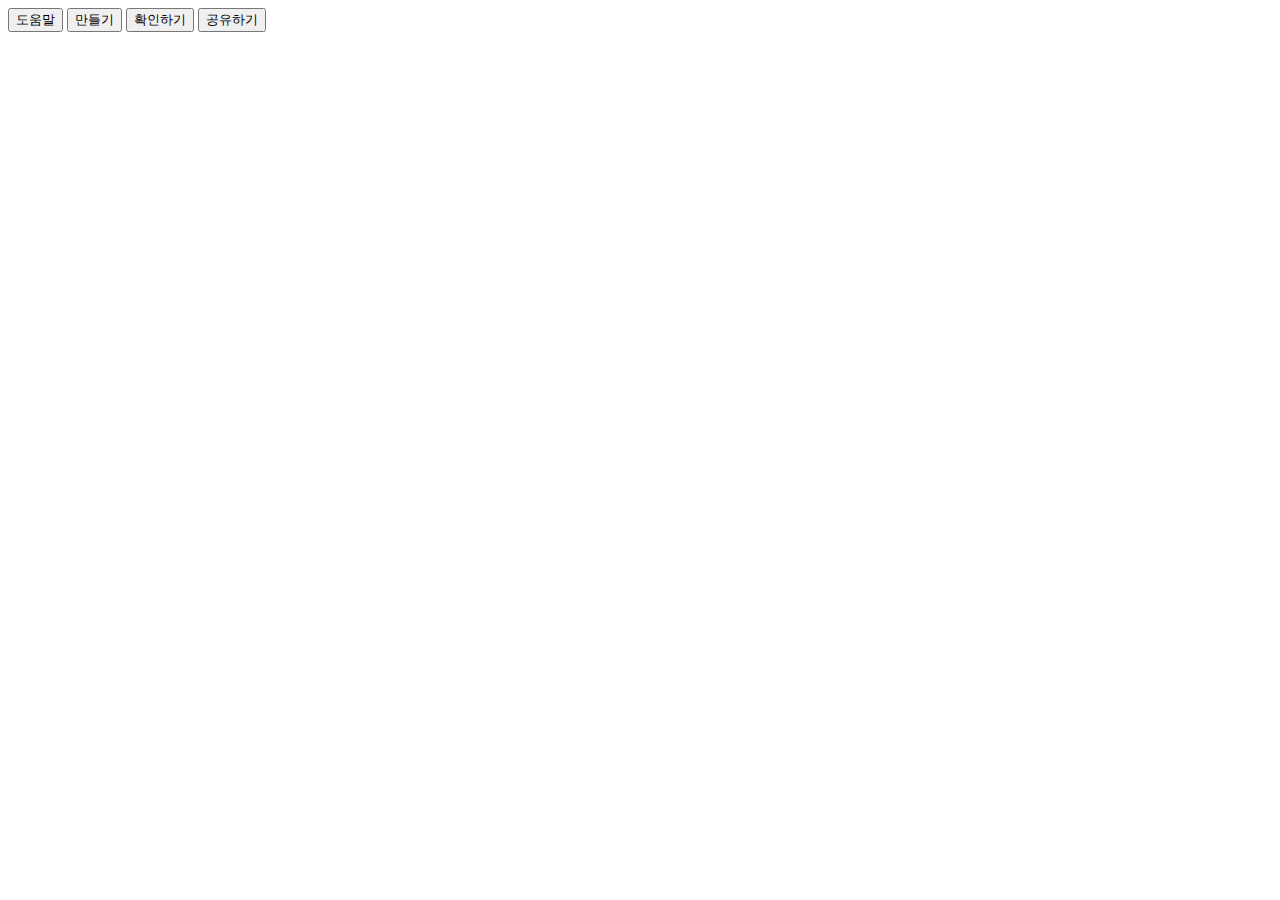
<file: BackEnd-main/src/main/resources/static/index.html>
<!DOCTYPE html>
<html lang="en">
<head>
    <meta charset="UTF-8">
    <title>마음의책장</title>
</head>
<body>
    <button>도움말</button>
    <button onclick="location.href = 'join.html'">만들기</button>
    <button>확인하기</button>
    <button>공유하기</button>
</body>
</html>
</file>
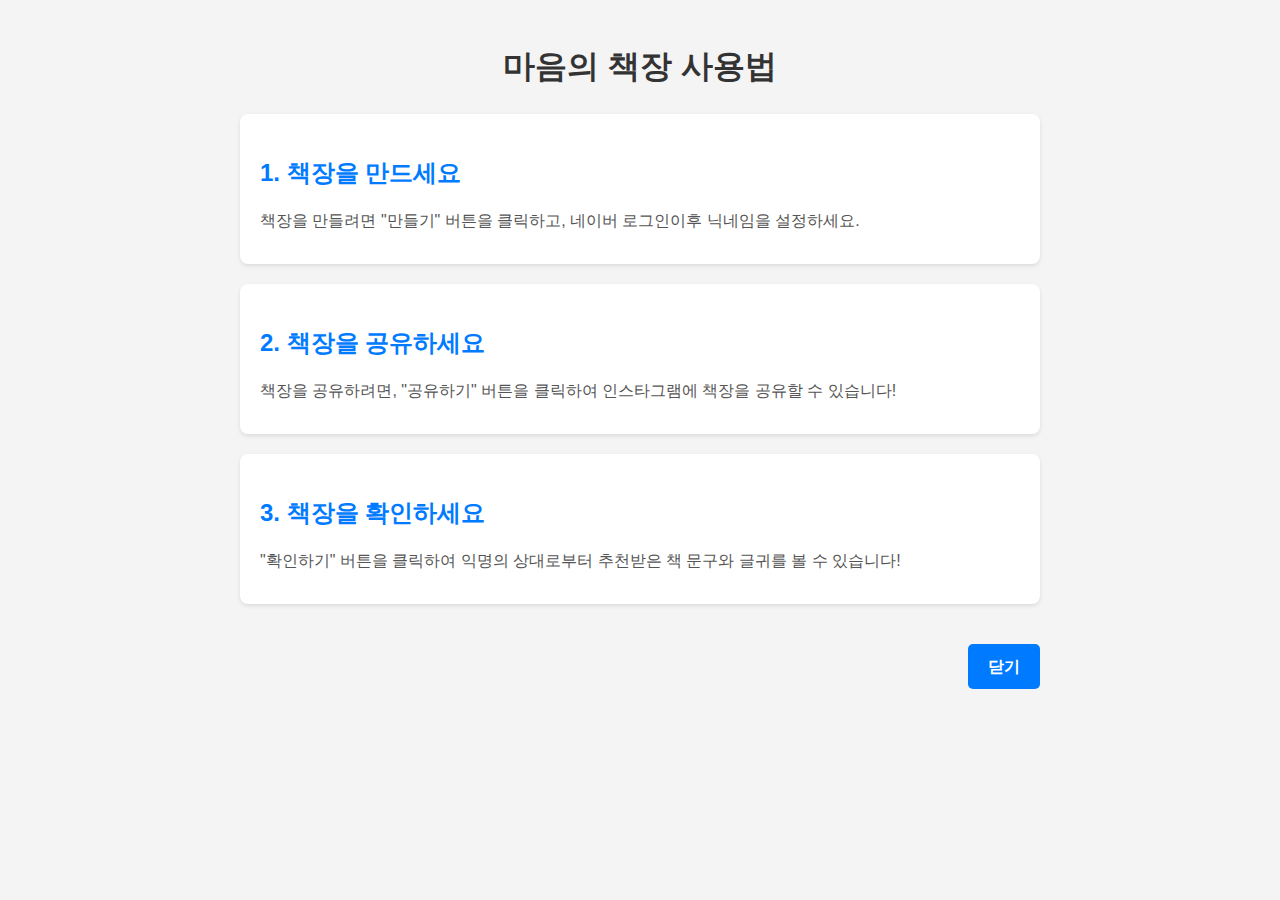
<file: src/main/resources/static/help.html>
<!DOCTYPE html>
<html lang="ko">
<head>
    <meta charset="UTF-8">
    <meta name="viewport" content="width=device-width, initial-scale=1.0">
    <title>책장 관리 도움말</title>
    <style>
        body {
            font-family: Arial, sans-serif;
            line-height: 1.6;
            max-width: 800px;
            margin: 0 auto;
            padding: 20px;
            background-color: #f4f4f4;
        }
        h1 {
            text-align: center;
            color: #333;
        }
        .help-section {
            background-color: #fff;
            border-radius: 8px;
            box-shadow: 0 2px 4px rgba(0, 0, 0, 0.1);
            margin-bottom: 20px;
            padding: 20px;
        }
        h2 {
            color: #007BFF;
            margin-bottom: 10px;
        }
        p {
            margin-bottom: 10px;
            color: #555;
        }
        .close-btn {
            display: inline-block;
            padding: 10px 20px;
            background-color: #007BFF;
            color: white;
            text-decoration: none;
            border-radius: 5px;
            margin-top: 20px;
            font-weight: bold;
            text-align: right;
        }
        .close-container {
            text-align: right;
        }
        .close-btn:hover {
            background-color: #0056b3;
        }
    </style>
</head>
<body>

<h1>마음의 책장 사용법</h1>

<div class="help-section">
    <h2>1. 책장을 만드세요</h2>
    <p>책장을 만들려면 "만들기" 버튼을 클릭하고, 네이버 로그인이후 닉네임을 설정하세요.</p>
</div>

<div class="help-section">
    <h2>2. 책장을 공유하세요</h2>
    <p>책장을 공유하려면, "공유하기" 버튼을 클릭하여 인스타그램에 책장을 공유할 수 있습니다!</p>
</div>

<div class="help-section">
    <h2>3. 책장을 확인하세요</h2>
    <p>"확인하기" 버튼을 클릭하여 익명의 상대로부터 추천받은 책 문구와 글귀를 볼 수 있습니다!</p>
</div>

<div class="close-container">
    <a href="#" class="close-btn" onclick="window.close();">닫기</a>
</div>

</body>
</html>
</file>
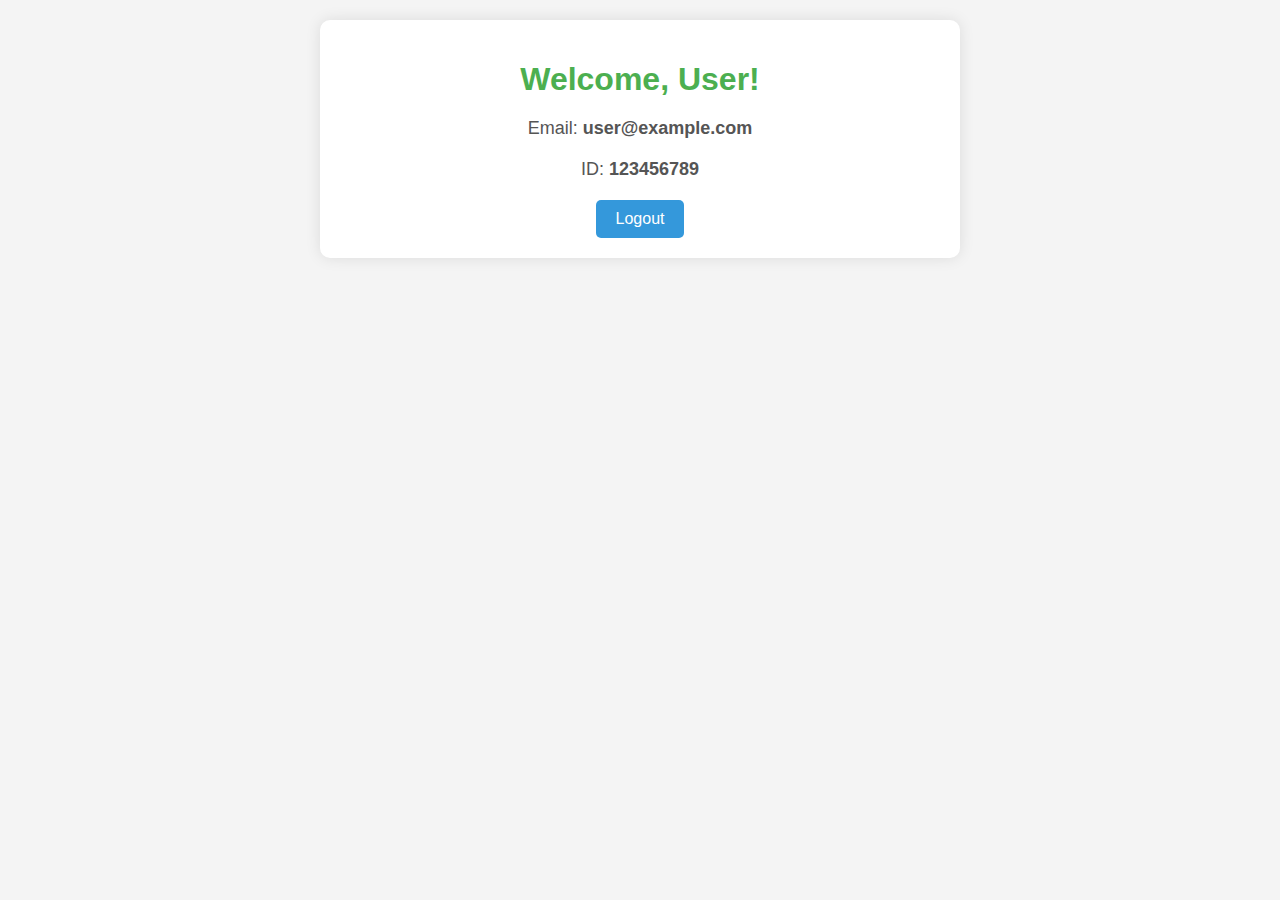
<file: src/main/resources/static/loginafter.html>
<!DOCTYPE html>
<html xmlns:th="http://www.thymeleaf.org">
<head>
    <meta charset="UTF-8">
    <meta name="viewport" content="width=device-width, initial-scale=1.0">
    <title>Welcome</title>
    <style>
        body {
            font-family: Arial, sans-serif;
            background-color: #f4f4f4;
            margin: 0;
            padding: 20px;
            text-align: center;
        }
        .container {
            max-width: 600px;
            margin: 0 auto;
            background: #fff;
            padding: 20px;
            border-radius: 10px;
            box-shadow: 0 0 15px rgba(0,0,0,0.1);
        }
        h1 {
            color: #4CAF50;
            margin-bottom: 20px;
        }
        .user-info {
            margin: 20px 0;
            font-size: 18px;
            color: #555;
        }
        .user-info span {
            font-weight: bold;
        }
        .logout-button {
            display: inline-block;
            padding: 10px 20px;
            font-size: 16px;
            color: #fff;
            background-color: #3498db;
            border: none;
            border-radius: 5px;
            text-decoration: none;
            cursor: pointer;
        }
        .logout-button:hover {
            background-color: #2980b9;
        }
    </style>
</head>
<body>
<div class="container">
    <h1>Welcome, <span th:text="${name}">User</span>!</h1>
    <p class="user-info">Email: <span th:text="${email}">user@example.com</span></p>
    <p class="user-info">ID: <span th:text="${id}">123456789</span></p>
    <a href="/logout" class="logout-button">Logout</a>
</div>
</body>
</html>
</file>
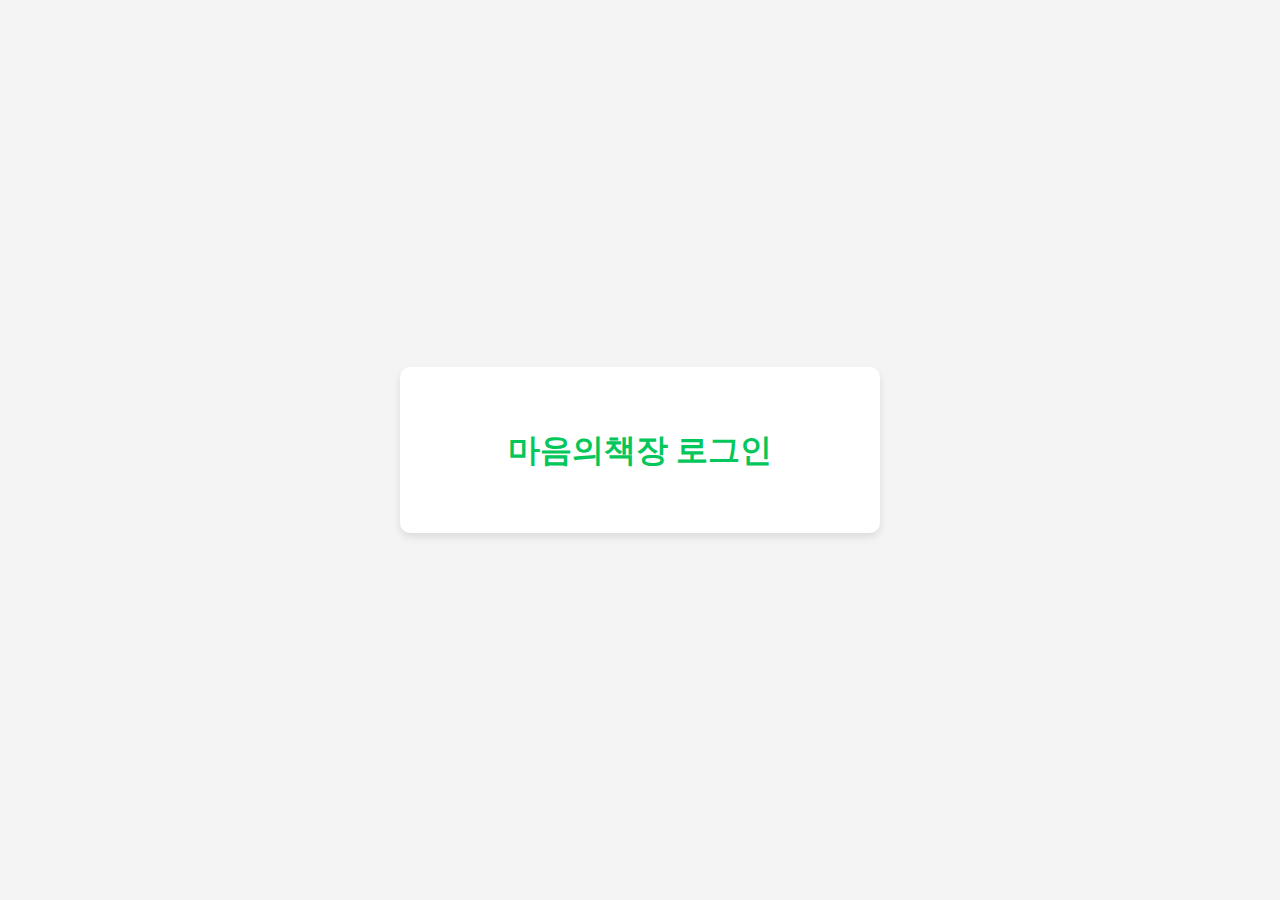
<file: src/main/resources/static/naverlogin.html>
<!doctype html>
<html lang="ko">
<head>
    <meta charset="utf-8">
    <title>네이버 로그인</title>
    <meta name="viewport" content="width=device-width, initial-scale=1.0">
    <script type="text/javascript" src="https://static.nid.naver.com/js/naverLogin_implicit-1.0.3.js" charset="utf-8"></script>
    <script type="text/javascript" src="http://code.jquery.com/jquery-1.11.3.min.js"></script>
    <style>
        body {
            font-family: 'Arial', sans-serif;
            background-color: #f4f4f4;
            margin: 0;
            padding: 0;
            display: flex;
            justify-content: center;
            align-items: center;
            height: 100vh;
        }
        .login-container {
            background-color: #fff;
            padding: 40px;
            border-radius: 10px;
            box-shadow: 0 4px 8px rgba(0, 0, 0, 0.1);
            text-align: center;
            max-width: 400px;
            width: 100%;
        }
        .login-container h1 {
            color: #03C75A;
            margin-bottom: 20px;
        }
        #naver_id_login {
            margin: 0 auto;
        }
    </style>
</head>
<body>
<div class="login-container">
    <h1>마음의책장 로그인</h1>
    <div id="naver_id_login"></div>
</div>

<script type="text/javascript">
    var naver_id_login = new naver_id_login("T1E1JufSJS7SplQfligt", "http://127.0.0.1:8080/callback");
    var state = naver_id_login.getUniqState();
    naver_id_login.setButton("green", 3, 60);
    naver_id_login.setDomain("http://127.0.0.1:8080/~~");
    naver_id_login.setState(state);
    naver_id_login.init_naver_id_login();
</script>
</body>
</html>
</file>
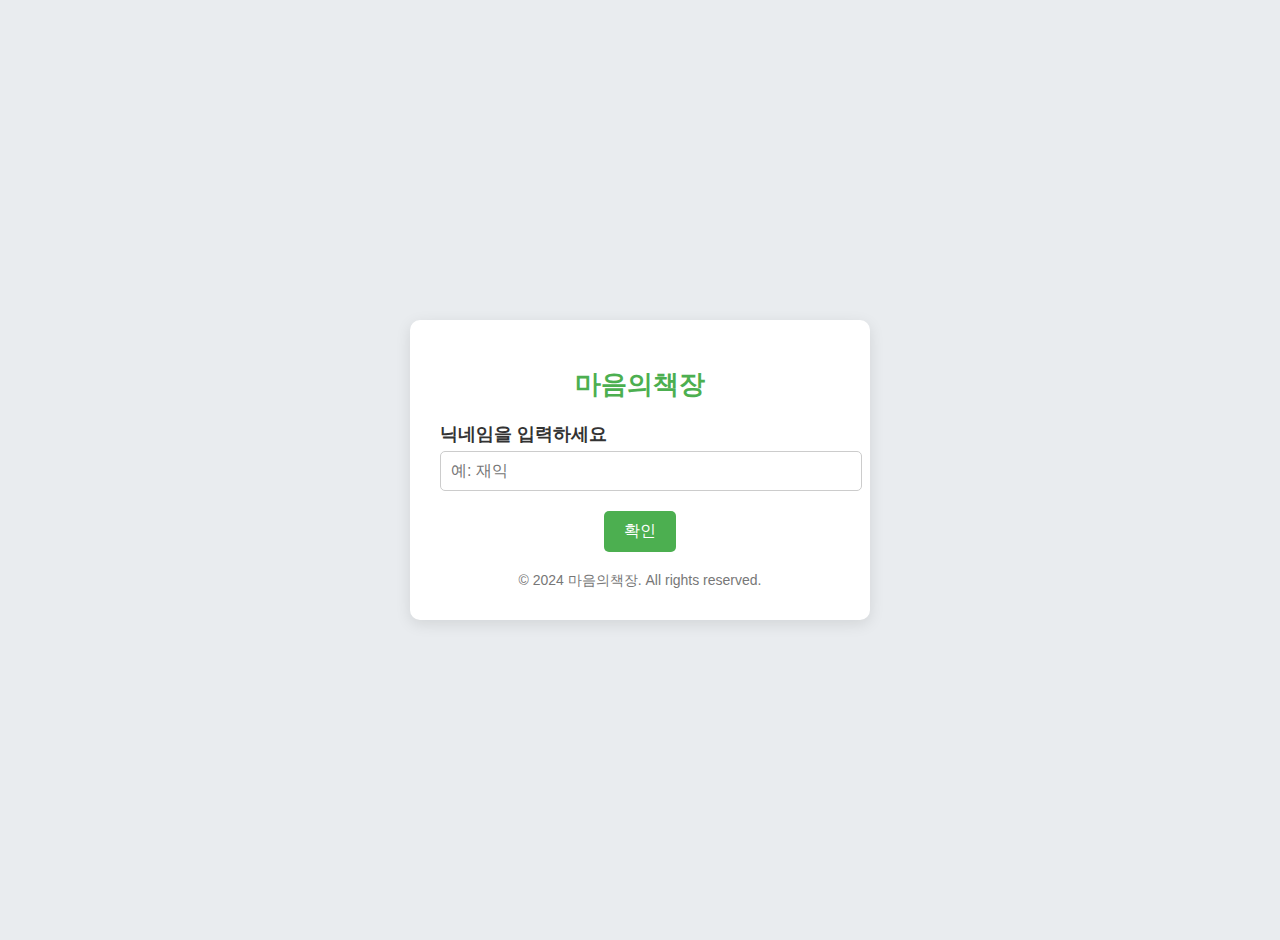
<file: src/main/resources/static/welcome.html>
<!DOCTYPE html>
<html xmlns:th="http://www.thymeleaf.org">
<head>
    <meta charset="UTF-8">
    <meta name="viewport" content="width=device-width, initial-scale=1.0">
    <title>마음의책장</title>
    <style>
        body {
            font-family: Arial, sans-serif;
            background-color: #e9ecef;
            margin: 0;
            padding: 20px;
            display: flex;
            justify-content: center;
            align-items: center;
            height: 100vh;
        }
        .container {
            max-width: 400px;
            background: #fff;
            padding: 30px;
            border-radius: 10px;
            box-shadow: 0 4px 15px rgba(0,0,0,0.1);
            text-align: center;
        }
        h1 {
            color: #4CAF50;
            margin-bottom: 20px;
            font-size: 26px;
            font-weight: bold;
        }
        .form-group {
            margin-bottom: 20px;
            text-align: left;
        }
        .form-group label {
            font-size: 18px;
            color: #333;
            font-weight: bold;
        }
        .form-group input[type="text"] {
            width: 100%;
            padding: 10px;
            font-size: 16px;
            border: 1px solid #ccc;
            border-radius: 5px;
            margin-top: 5px;
        }
        .submit-button {
            padding: 10px 20px;
            font-size: 16px;
            color: #fff;
            background-color: #4CAF50;
            border: none;
            border-radius: 5px;
            cursor: pointer;
            transition: background-color 0.3s;
        }
        .submit-button:hover {
            background-color: #45a049;
        }
        .footer {
            margin-top: 20px;
            font-size: 14px;
            color: #777;
        }
    </style>
</head>
<body>
<div class="container">
    <h1>마음의책장</h1>
    <form action="/main" method="post">
        <div class="form-group">
            <label for="lastnick">닉네임을 입력하세요</label>
            <input type="text" id="lastnick" name="lastnick" placeholder="예: 재익">
        </div>
        <button type="submit" class="submit-button">확인</button>
    </form>
    <div class="footer">
        © 2024 마음의책장. All rights reserved.
    </div>
</div>
</body>
</html>
</file>
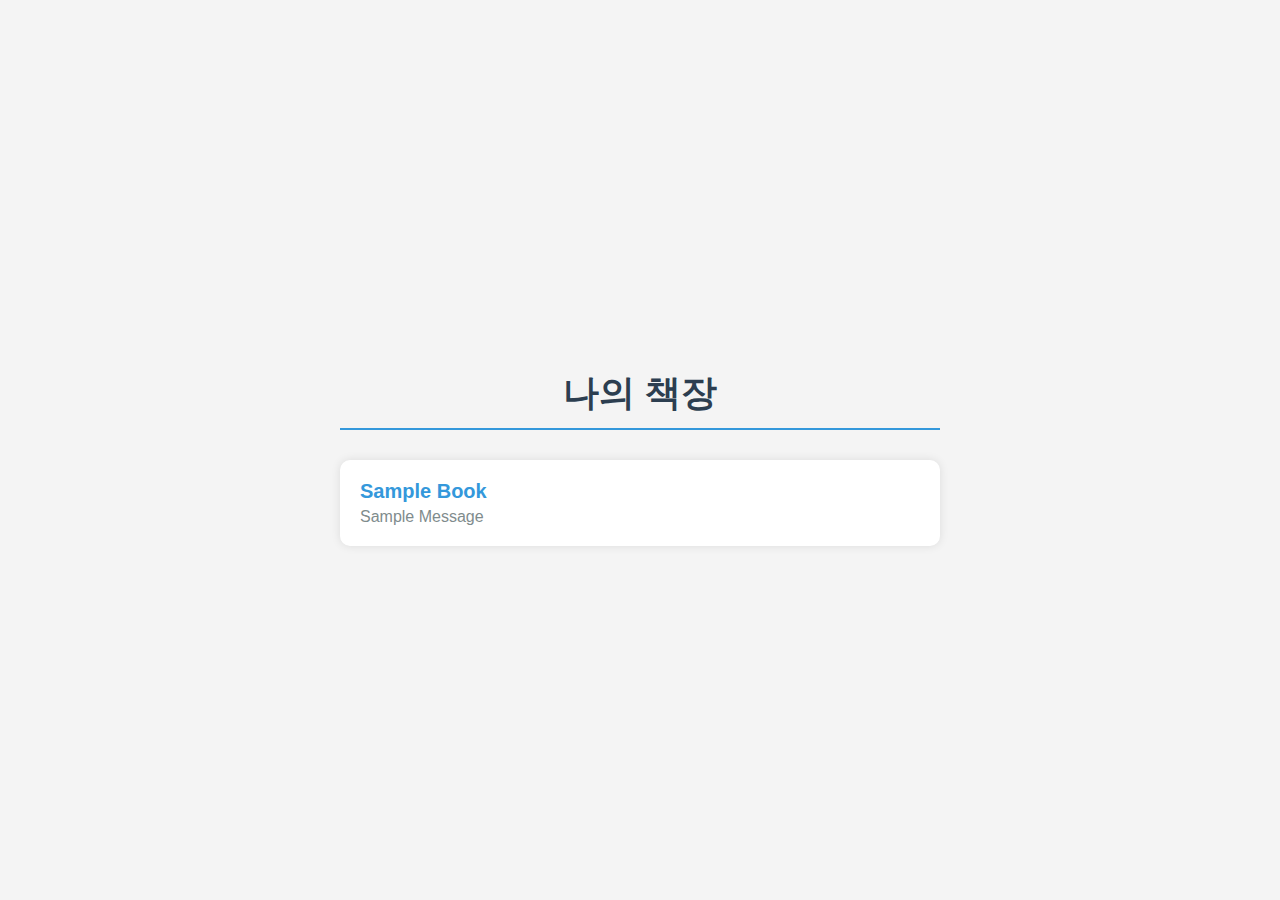
<file: src/main/resources/templates/check.html>
<!DOCTYPE html>
<html xmlns:th="http://www.thymeleaf.org">
<head>
    <meta charset="UTF-8">
    <meta name="viewport" content="width=device-width, initial-scale=1.0">
    <title>책장 확인</title>
    <style>
        body {
            font-family: 'Arial', sans-serif;
            background-color: #f4f4f4;
            margin: 0;
            padding: 0;
            display: flex;
            justify-content: center;
            align-items: center;
            flex-direction: column;
            min-height: 100vh;
            color: #333;
        }

        h1 {
            font-size: 36px;
            color: #2c3e50;
            margin-bottom: 20px;
            text-align: center;
            border-bottom: 2px solid #3498db;
            padding-bottom: 10px;
            width: 100%;
            max-width: 600px;
        }

        ul {
            list-style-type: none;
            padding: 0;
            margin: 0;
            width: 100%;
            max-width: 600px;
        }

        li {
            background-color: #fff;
            margin: 10px 0;
            padding: 20px;
            border-radius: 10px;
            box-shadow: 0 0 10px rgba(0, 0, 0, 0.1);
            display: flex;
            flex-direction: column;
            justify-content: center;
        }

        li:hover {
            box-shadow: 0 0 15px rgba(0, 0, 0, 0.2);
        }

        span:first-child {
            font-size: 20px;
            font-weight: bold;
            color: #3498db;
            margin-bottom: 5px;
        }

        span:last-child {
            font-size: 16px;
            color: #7f8c8d;
        }
    </style>
</head>
<body>
<h1>나의 책장</h1>
<ul>
    <li th:each="member : ${members}">
        <span th:text="${member.book}">Sample Book</span>
        <span th:text="${member.message}">Sample Message</span>
    </li>
</ul>
</body>
</html>
</file>
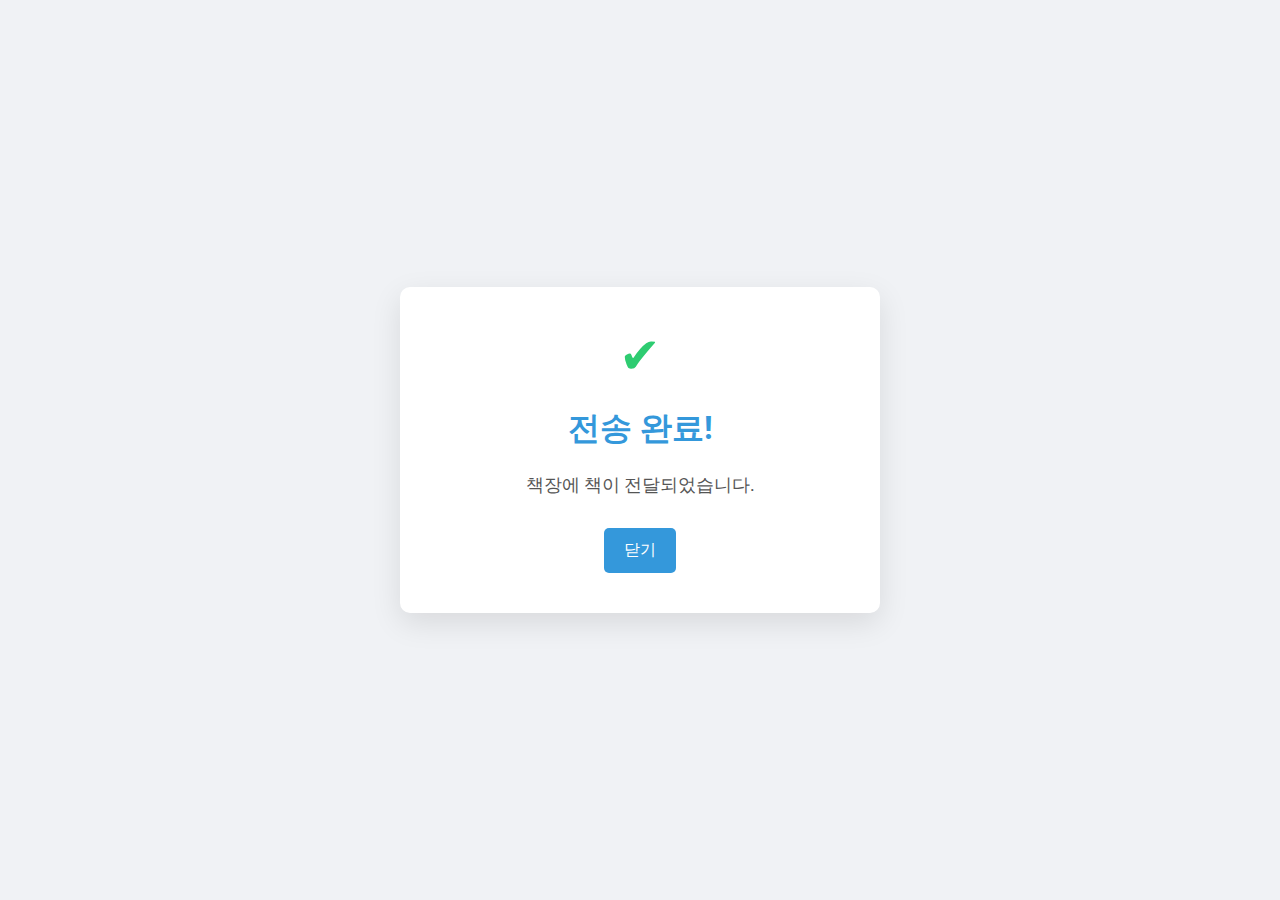
<file: src/main/resources/templates/ok.html>
<!DOCTYPE html>
<html lang="en">
<head>
    <meta charset="UTF-8">
    <meta name="viewport" content="width=device-width, initial-scale=1.0">
    <title>전송 완료</title>
    <!-- Google Fonts -->
    <link href="https://fonts.googleapis.com/css2?family=Roboto:wght@400;700&display=swap" rel="stylesheet">
    <style>
        body {
            font-family: 'Roboto', sans-serif;
            background-color: #f0f2f5;
            display: flex;
            justify-content: center;
            align-items: center;
            height: 100vh;
            margin: 0;
            color: #333;
        }

        .container {
            background-color: #fff;
            padding: 40px;
            border-radius: 10px;
            box-shadow: 0 10px 30px rgba(0, 0, 0, 0.1);
            text-align: center;
            max-width: 400px;
            width: 90%;
        }

        h1 {
            font-size: 32px;
            color: #3498db;
            margin-bottom: 20px;
        }

        p {
            font-size: 18px;
            margin-bottom: 30px;
            line-height: 1.5;
            color: #555;
        }

        .btn {
            display: inline-block;
            padding: 12px 20px;
            font-size: 16px;
            color: #fff;
            background-color: #3498db;
            border: none;
            border-radius: 5px;
            text-decoration: none;
            transition: background-color 0.3s ease;
            cursor: pointer;
        }

        .btn:hover {
            background-color: #2980b9;
        }

        .icon {
            font-size: 50px;
            color: #2ecc71;
            margin-bottom: 20px;
        }

        @media (max-width: 480px) {
            h1 {
                font-size: 28px;
            }

            p {
                font-size: 16px;
            }

            .btn {
                font-size: 14px;
                padding: 10px 18px;
            }
        }
    </style>
</head>
<body>
<div class="container">
    <div class="icon">✔</div>
    <h1>전송 완료!</h1>
    <p>책장에 책이 전달되었습니다.</p>
    <a href="#" class="btn" onclick="window.close()">닫기</a>
</div>
</body>
</html>
</file>
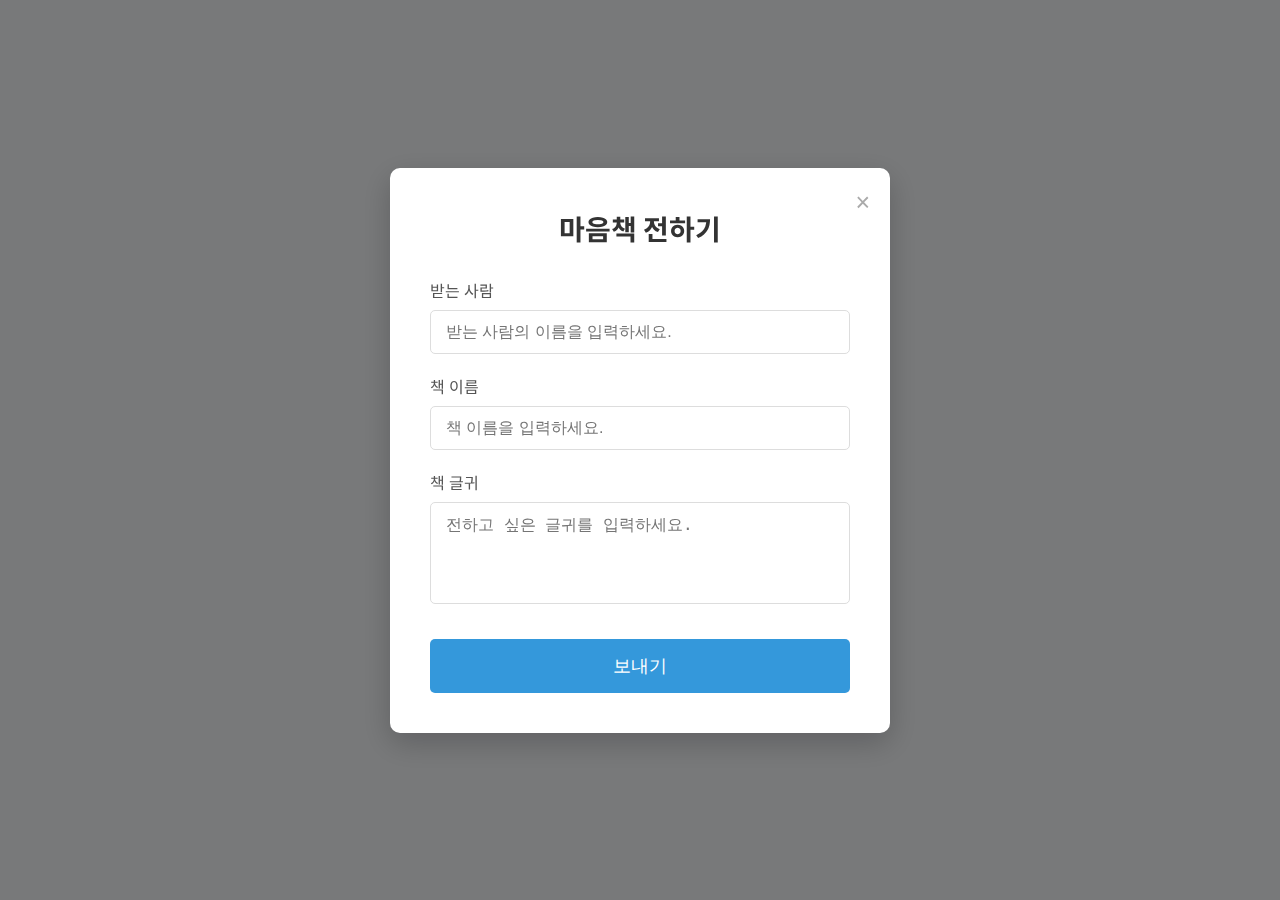
<file: src/main/resources/templates/send.html>
<!DOCTYPE html>
<html xmlns:th="http://www.thymeleaf.org">
<head>
    <meta charset="UTF-8">
    <meta name="viewport" content="width=device-width, initial-scale=1.0">
    <title>마음의 책장 - 전하기</title>
    <!-- Google Fonts 불러오기 -->
    <link href="https://fonts.googleapis.com/css2?family=Noto+Sans+KR:wght@400;700&display=swap" rel="stylesheet">
    <!-- 스타일 시트 -->
    <style>
        * {
            box-sizing: border-box;
            margin: 0;
            padding: 0;
        }

        body {
            font-family: 'Noto Sans KR', sans-serif;
            background-color: #f0f2f5;
            display: flex;
            justify-content: center;
            align-items: center;
            height: 100vh;
            overflow: hidden;
        }

        /* 반투명 배경 오버레이 */
        .overlay {
            position: fixed;
            top: 0;
            left: 0;
            width: 100%;
            height: 100%;
            background-color: rgba(0, 0, 0, 0.5);
            display: flex;
            justify-content: center;
            align-items: center;
            animation: fadeIn 0.3s ease-in-out;
        }

        /* 모달 창 스타일 */
        .modal {
            background-color: #ffffff;
            width: 100%;
            max-width: 500px;
            border-radius: 10px;
            box-shadow: 0 10px 30px rgba(0, 0, 0, 0.2);
            padding: 40px;
            text-align: center;
            position: relative;
            animation: slideIn 0.4s ease-in-out;
        }

        .modal h2 {
            font-size: 28px;
            color: #333;
            margin-bottom: 30px;
            font-weight: 700;
        }

        .modal form {
            display: flex;
            flex-direction: column;
        }

        .modal form p {
            margin-bottom: 20px;
            text-align: left;
        }

        .modal form label {
            display: block;
            font-size: 16px;
            color: #555;
            margin-bottom: 8px;
        }

        .modal form input,
        .modal form textarea {
            width: 100%;
            padding: 12px 15px;
            border: 1px solid #ddd;
            border-radius: 5px;
            font-size: 16px;
            color: #333;
            resize: none;
            transition: border-color 0.2s;
        }

        .modal form input:focus,
        .modal form textarea:focus {
            border-color: #3498db;
            outline: none;
        }

        .modal .btn {
            background-color: #3498db;
            color: #fff;
            border: none;
            padding: 15px;
            font-size: 18px;
            border-radius: 5px;
            cursor: pointer;
            transition: background-color 0.3s;
            margin-top: 10px;
        }

        .modal .btn:hover {
            background-color: #2980b9;
        }

        /* 닫기 버튼 */
        .close-btn {
            position: absolute;
            top: 20px;
            right: 20px;
            background: none;
            border: none;
            font-size: 25px;
            color: #aaa;
            cursor: pointer;
            transition: color 0.3s;
        }

        .close-btn:hover {
            color: #333;
        }

        /* 애니메이션 효과 */
        @keyframes fadeIn {
            from { opacity: 0; }
            to { opacity: 1; }
        }

        @keyframes slideIn {
            from { transform: translateY(-20px); opacity: 0; }
            to { transform: translateY(0); opacity: 1; }
        }

        /* 반응형 디자인 */
        @media (max-width: 500px) {
            .modal {
                padding: 30px 20px;
            }

            .modal h2 {
                font-size: 24px;
            }

            .modal .btn {
                font-size: 16px;
                padding: 12px;
            }
        }
    </style>
</head>
<body>
<div class="overlay">
    <div class="modal">
        <button class="close-btn" onclick="closeModal()">×</button>
        <h2>마음책 전하기</h2>
        <form action="/ok" method="post">
            <p>
                <label for="nick">받는 사람</label>
                <input type="text" id="nick" name="nick" placeholder="받는 사람의 이름을 입력하세요." required>
            </p>
            <p>
                <label for="book">책 이름</label>
                <input type="text" id="book" name="book" placeholder="책 이름을 입력하세요." required>
            </p>
            <p>
                <label for="message">책 글귀</label>
                <textarea id="message" name="message" rows="4" placeholder="전하고 싶은 글귀를 입력하세요." required></textarea>
            </p>
            <button type="submit" class="btn" onclick="alert('전송이 완료되었습니다.')">보내기</button>
        </form>
    </div>
</div>

<!-- 스크립트 -->
<script>
    function closeModal() {
        document.querySelector('.overlay').style.display = 'none';
    }
</script>
</body>
</html>
</file>
